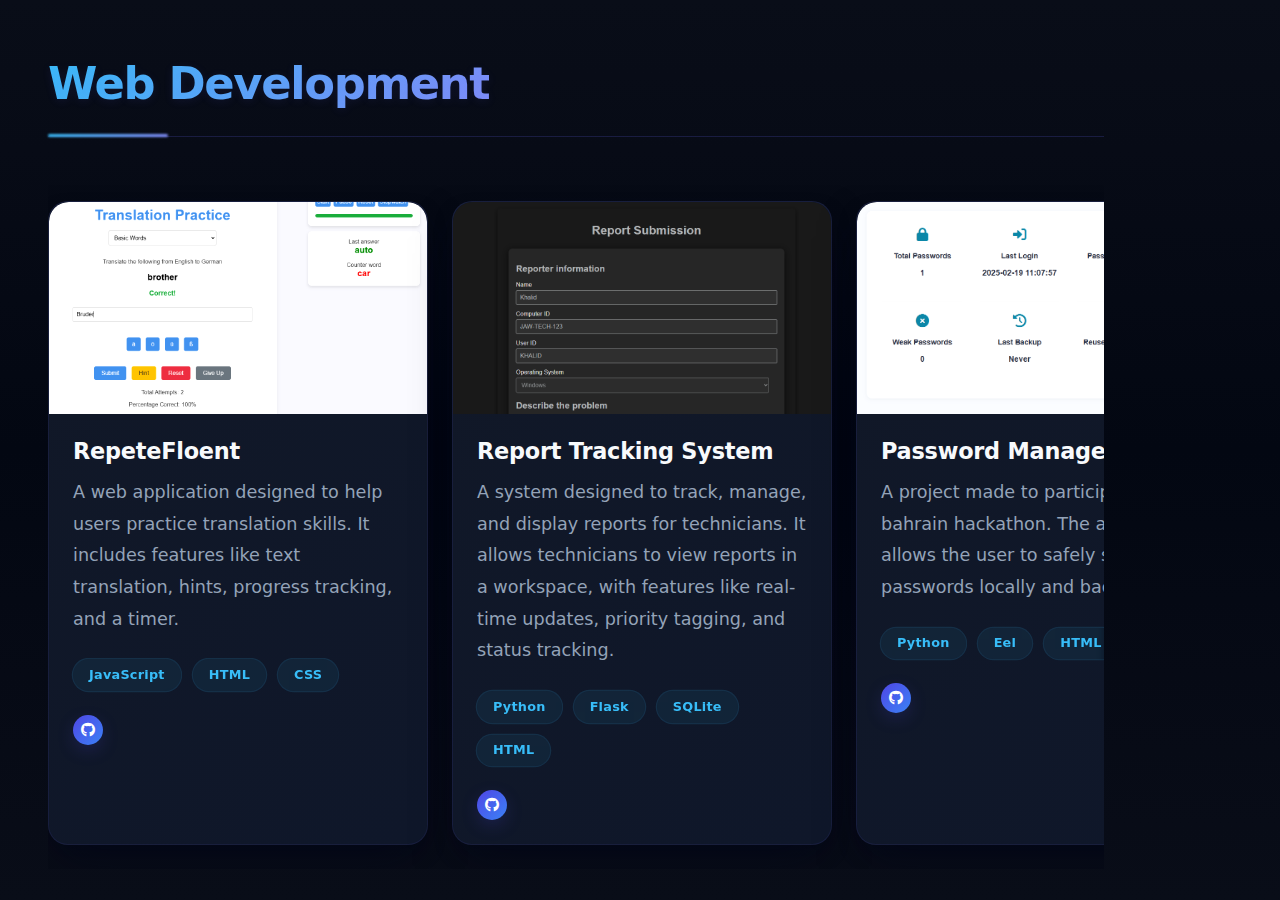
<file: index.html>
<!DOCTYPE html>
<html lang="en">
  <head>
    <meta charset="UTF-8" />
    <meta name="viewport" content="width=device-width, initial-scale=1.0" /><link rel="stylesheet" href="https://cdnjs.cloudflare.com/ajax/libs/font-awesome/5.15.4/css/all.min.css">
    <title>Projects</title>
    <link rel="stylesheet" type="text/css" media="screen" href="main.css" />
  </head>
  <body>
      <div
        id="page"
      ></div>
    </div>
    <script src="main.js"></script>
  </body>
</html>
</file>
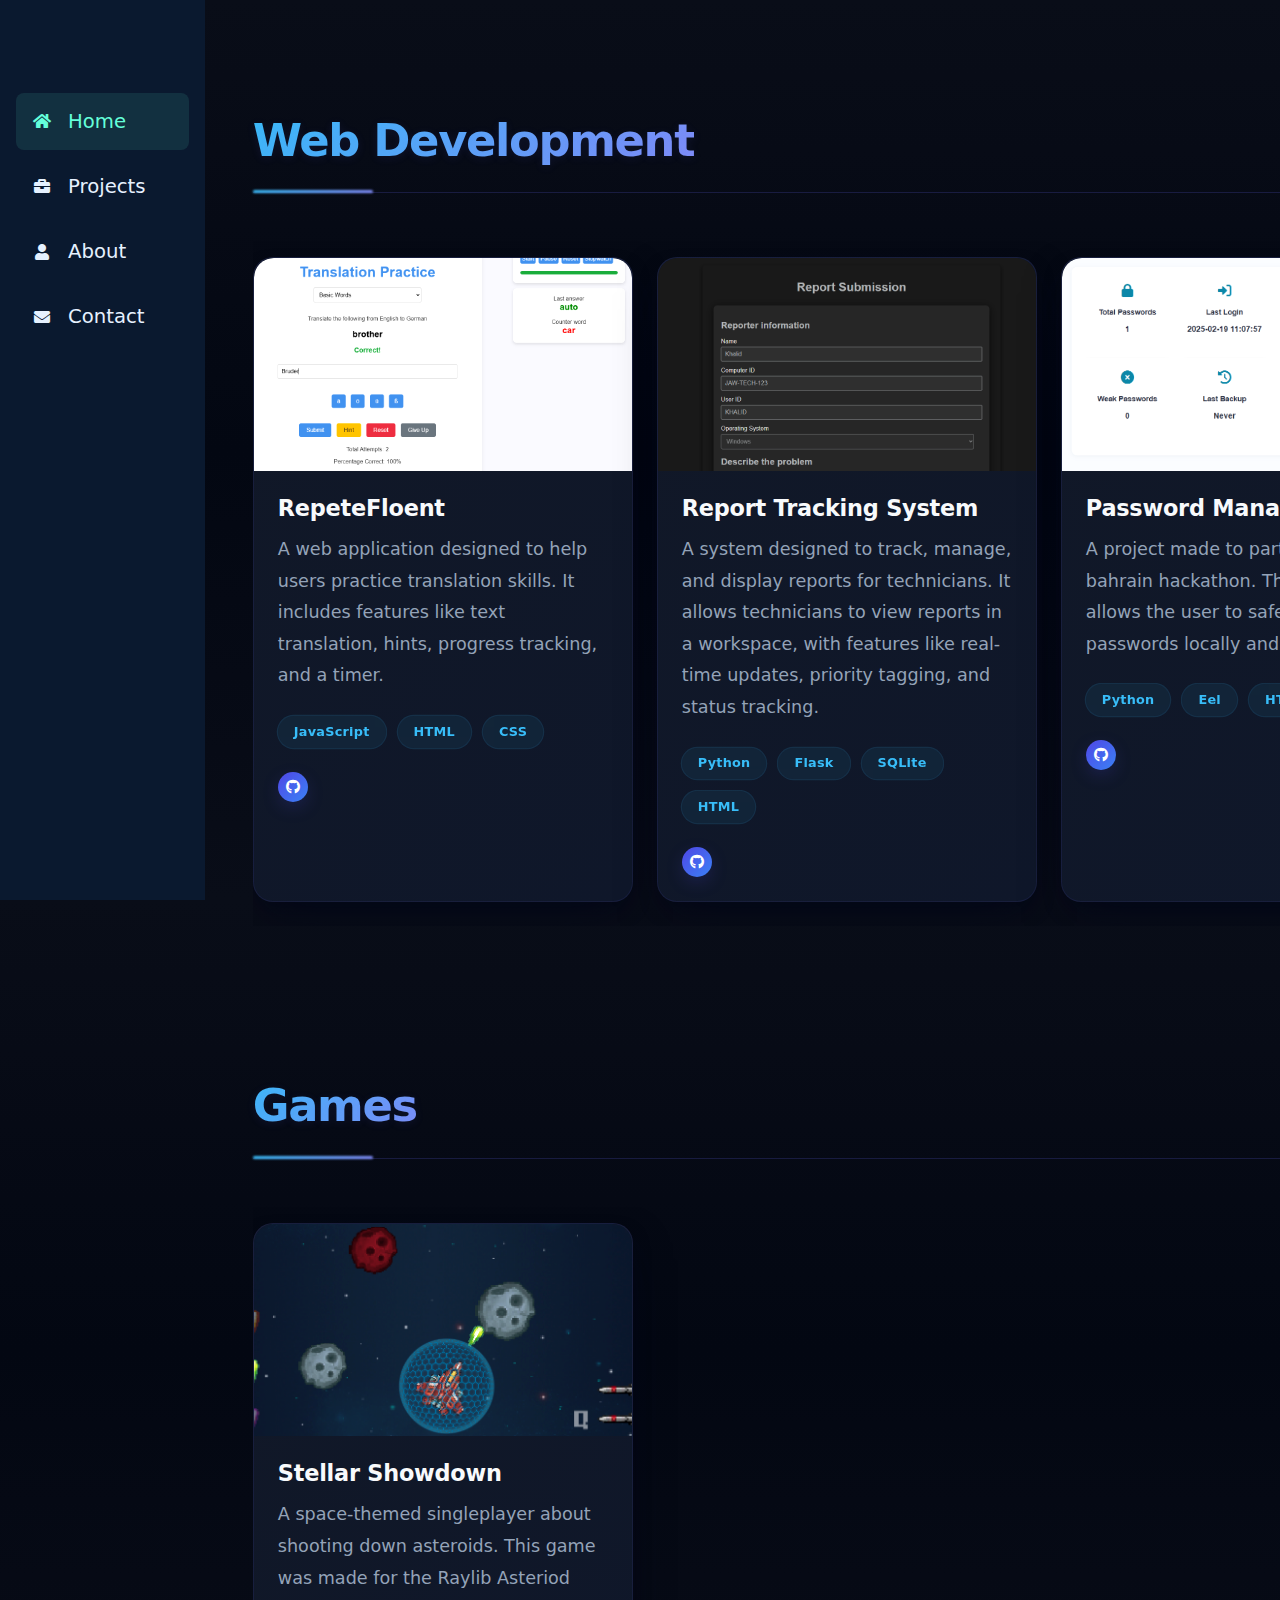
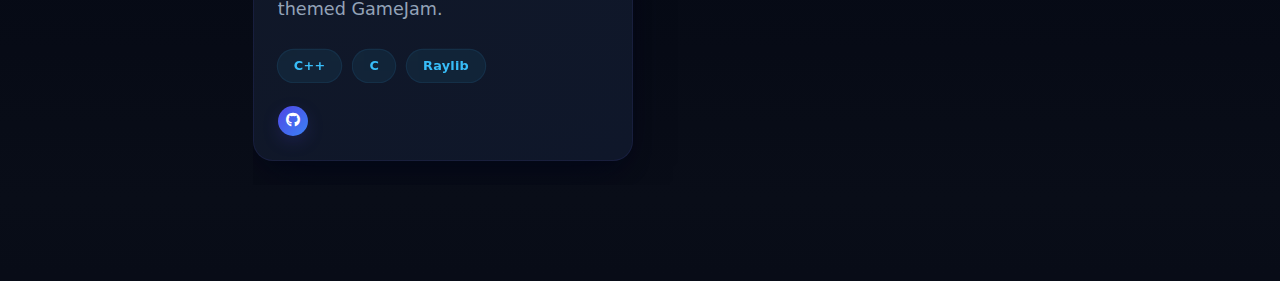
<file: projects.html>
<!DOCTYPE html>
<html lang="en">
  <head>
    <meta charset="UTF-8" />
    <meta name="viewport" content="width=device-width, initial-scale=1.0" /><link rel="stylesheet" href="https://cdnjs.cloudflare.com/ajax/libs/font-awesome/5.15.4/css/all.min.css">
    <title>Projects</title>
    <!-- <link rel="stylesheet" type="text/css" media="screen" href="main.css" /> -->
    <style>
      /* Base Reset & Foundational Styles */
*, *::before, *::after {
    box-sizing: border-box;
    margin: 0;
    padding: 0;
  }
  
  html, body {
    width: 100%;
    height: 100%;
    margin: 0;
    scroll-behavior: smooth;
  }
  
  body {
    font-family: 'Plus Jakarta Sans', 'Inter', system-ui, -apple-system, sans-serif;
    line-height: 1.6;
    -webkit-font-smoothing: antialiased;
    -moz-osx-font-smoothing: grayscale;
    text-rendering: optimizeLegibility;
  }
  
  ::-webkit-scrollbar {
    background: var(--bg-gradient);
    width: 8px;
    height: 8px;
  }
  
  ::-webkit-scrollbar-track {
    background: rgba(99, 102, 241, 0.05);
    border-radius: 8px;
  }
  
  ::-webkit-scrollbar-thumb {
    background: linear-gradient(to bottom, rgba(99, 102, 241, 0.6), rgba(56, 189, 248, 0.6));
    border-radius: 8px;
    border: 2px solid rgba(15, 23, 42, 0.8);
  }
  
  ::-webkit-scrollbar-thumb:hover {
    background: linear-gradient(to bottom, rgba(99, 102, 241, 0.8), rgba(56, 189, 248, 0.8));
  }
  
  iframe {
    position: fixed;
    border: none;
  }
  
  #page {
    margin-top: 6.3vh;
    display: flex;
    flex-direction: column;
    align-items: flex-start;
    overflow: hidden;
    width: 100%;
    height: 100%;
  }
  
  :root {
    /* Modern color palette with enhanced depth */
    --background-color: #030712;
    --bg-gradient: linear-gradient(#090d18, #030712, #090d18);
    --text-color: #f8fafc;
    --text-color-hover: #ffffff;
    --secondary-text: #94a3b8;
    --card-bg: linear-gradient(145deg, #111827, #0f172a);
    --card-bg-hover: linear-gradient(145deg, #131c33, #111827);
    --accent-color: #38bdf8;
    --accent-color-secondary: #818cf8;
    --accent-gradient: linear-gradient(135deg, #38bdf8, #818cf8);
    --button-bg: linear-gradient(135deg, #4f46e5, #3b82f6);
    --button-hover-bg: linear-gradient(135deg, #6366f1, #60a5fa);
    --tag-bg: rgba(56, 189, 248, 0.08);
    --tag-shadow: 0 0 0px 1.25px rgba(56, 189, 248, 0.15);
    --card-shadow: 0 20px 50px -15px rgba(2, 6, 23, 0.7), 0 10px 20px -5px rgba(2, 6, 23, 0.5);
    --card-hover-shadow: 0 25px 60px -10px rgba(2, 6, 23, 0.8), 0 15px 30px -5px rgba(2, 6, 23, 0.6);
    --card-border: 1px solid rgba(99, 102, 241, 0.1);
  
    /* Typography */
    --font-primary: 'Plus Jakarta Sans', 'Inter', system-ui, -apple-system, sans-serif;
    --font-size-xs: clamp(0.7rem, 2vw, 0.8rem); /* Responsive font size */
    --font-size-small: clamp(0.8rem, 2.5vw, 0.9rem);
    --font-size-base: clamp(1rem, 3vw, 1.1rem);
    --font-size-large: clamp(1.2rem, 4vw, 1.4rem);
    --font-size-xl: clamp(1.6rem, 5vw, 2.2rem);
    --font-size-2xl: clamp(2.2rem, 6vw, 2.8rem);
    --line-height-tight: 1.2;
    --line-height-normal: 1.6;
    --line-height-relaxed: 1.8;
  
    /* Spacing */
    --space-xxs: clamp(0.25rem, 1vw, 0.5rem); /* Responsive spacing */
    --space-xs: clamp(0.5rem, 1.5vw, 0.75rem);
    --space-sm: clamp(0.75rem, 2vw, 1rem);
    --space-md: clamp(1.25rem, 3vw, 1.5rem);
    --space-lg: clamp(2rem, 4vw, 3rem);
    --space-xl: clamp(3rem, 5vw, 4rem);
  
    /* Animation */
    --transition-fast: 0.2s ease;
    --transition-normal: 0.3s cubic-bezier(0.25, 0.8, 0.25, 1);
    --transition-smooth: 0.4s cubic-bezier(0.2, 0.8, 0.2, 1);
    --transition-bounce: 0.5s cubic-bezier(0.19, 1, 0.22, 1);
  }
  
  /* Enhanced Global Styles */
  body {
    background: var(--bg-gradient);
    color: var(--text-color);
    min-height: 100vh;
  }
  
  #row-container {
    width: 100%; /* Adjusted for smaller screens */
    margin-left: 16vw;
    /* margin-left: 16vw; */
    padding: var(--space-lg);
    animation: fadeInUp 0.8s var(--transition-bounce) both;
    position: relative;
    z-index: 1;
  }
  
  @keyframes fadeInUp {
    from { opacity: 0; transform: translateY(30px); }
    to { opacity: 1; transform: translateY(0); }
  }
  
  .row-header {
    display: flex;
    justify-content: space-between;
    align-items: flex-end;
    margin-bottom: var(--space-lg);
    padding-bottom: var(--space-sm);
    border-bottom: 1px solid rgba(99, 102, 241, 0.2);
    position: relative;
  }
  
  .row-header::after {
    content: '';
    position: absolute;
    bottom: -1px;
    left: 0;
    width: 120px;
    height: 3px;
    background: var(--accent-gradient);
    border-radius: 3px;
    filter: blur(1px);
    animation: glowPulse 3s infinite alternate;
  }
  
  @keyframes glowPulse {
    0% { opacity: 0.7; filter: blur(1px); }
    100% { opacity: 1; filter: blur(0.5px); }
  }
  
  .row-title {
    font-size: var(--font-size-2xl);
    font-weight: 800;
    background: var(--accent-gradient);
    -webkit-background-clip: text;
    background-clip: text;
    color: transparent;
    letter-spacing: -0.03em;
    position: relative;
    text-shadow: 0 2px 10px rgba(99, 102, 241, 0.1);
  }
  
  .row-title span {
    display: inline-block;
    animation: wordFloat 1s var(--transition-bounce) forwards;
    opacity: 0;
    transform: translateY(20px);
    animation-delay: calc(0.1s * var(--word-index, 0));
  }
  
  @keyframes wordFloat {
    to { opacity: 1; transform: translateY(0); }
  }
  
  /* Enhanced Row and Card Styles */
  .row {
    display: flex;
    gap: var(--space-md);
    padding: var(--space-sm) 0;
    overflow-x: auto;
    scroll-behavior: smooth;
    padding-bottom: var(--space-md);
    margin-bottom: var(--space-lg);
    -webkit-overflow-scrolling: touch;
  }
  
  .card {
    flex: 0 0 clamp(300px, 30vw, 380px); /* Responsive card width */
    min-height: clamp(300px, 40vh, 360px); /* Responsive card height */
    background: var(--card-bg);
    border-radius: 20px;
    box-shadow: var(--card-shadow);
    transition: all var(--transition-smooth);
    position: relative;
    overflow: hidden;
    border: var(--card-border);
    animation: cardAppear 0.8s var(--transition-bounce) both;
    animation-delay: calc(0.1s * var(--card-index, 0));
    display: flex;
    flex-direction: column;
  }
  
  .card:hover {
    transform: scale(1.05); /* Reduced scale for better responsiveness */
  }
  
  @keyframes cardAppear {
    0% { opacity: 0; transform: translateY(30px) scale(0.95); }
    100% { opacity: 1; transform: translateY(0) scale(1); }
  }
  
  .card::before {
    content: '';
    position: absolute;
    top: 0;
    left: 0;
    width: 100%;
    height: 100%;
    background: linear-gradient(145deg, rgba(56, 189, 248, 0.1), transparent);
    opacity: 0;
    transition: opacity var(--transition-normal);
    z-index: 1;
  }
  
  .card::after {
    content: '';
    position: absolute;
    inset: -1px;
    border-radius: 20px;
    padding: 1px;
    background: linear-gradient(145deg, rgba(99, 102, 241, 0.3), transparent);
    -webkit-mask: linear-gradient(#fff 0 0) content-box, linear-gradient(#fff 0 0);
    mask: linear-gradient(#fff 0 0) content-box, linear-gradient(#fff 0 0);
    -webkit-mask-composite: xor;
    mask-composite: exclude;
    opacity: 0;
    transition: opacity var(--transition-normal);
  }
  
  .card:hover::before {
    opacity: 1;
  }
  
  .card:hover::after {
    opacity: 1;
  }
  
  .card img {
    width: 100%;
    aspect-ratio: 16/9;
    object-fit: cover;
    border-radius: 20px 20px 0 0;
    filter: saturate(1.1) contrast(1.05);
    transition: all var(--transition-smooth);
  }
  
  .card:hover img {
    filter: saturate(1.3) contrast(1.1) brightness(1.05);
    transform: scale(1.025);
  }
  
  .card-content {
    padding: var(--space-md);
    flex: 1;
    display: flex;
    flex-direction: column;
    position: relative;
    z-index: 2;
  }
  
  .card-title {
    cursor: pointer;
    font-size: var(--font-size-large);
    font-weight: 700;
    color: var(--text-color);
    margin-bottom: var(--space-xs);
    transition: all var(--transition-normal);
    position: relative;
    display: inline-block;
    letter-spacing: -0.01em;
    line-height: var(--line-height-tight);
  }
  
  .card:hover .card-title {
    color: var(--text-color-hover);
    transform: translateX(4px);
  }
  
  .card-title::after {
    content: '';
    position: absolute;
    bottom: -4px;
    left: 0;
    width: 0;
    height: 2px;
    background: var(--accent-gradient);
    transition: width var(--transition-normal);
    border-radius: 2px;
  }
  
  .card:hover .card-title::after {
    width: 100%;
  }
  
  .card-description {
    font-size: var(--font-size-base);
    color: var(--secondary-text);
    margin-bottom: var(--space-md);
    line-height: var(--line-height-relaxed);
    transition: color var(--transition-normal);
  }
  
  .card:hover .card-description {
    color: rgba(248, 250, 252, 0.8);
  }
  
  .card-tags {
    display: flex;
    gap: var(--space-xs);
    flex-wrap: wrap;
    margin-bottom: var(--space-md);
    margin-top: auto;
  }
  
  .tag {
    cursor: pointer;
    font-size: var(--font-size-xs);
    color: var(--accent-color);
    background-color: var(--tag-bg);
    border-radius: 30px;
    padding: 0.35rem 1rem;
    box-shadow: var(--tag-shadow);
    transition: all var(--transition-normal);
    font-weight: 600;
    letter-spacing: 0.02em;
    position: relative;
    overflow: hidden;
    backdrop-filter: blur(4px);
    -webkit-backdrop-filter: blur(4px);
  }
  
  .tag::before {
    content: '';
    position: absolute;
    top: 0;
    left: 0;
    width: 100%;
    height: 100%;
    background: linear-gradient(90deg, transparent, rgba(255, 255, 255, 0.1), transparent);
    transform: translateX(-100%);
    transition: transform 0.6s;
  }
  
  .tag:hover {
    background-color: rgba(56, 189, 248, 0.15);
    transform: translateY(-3px) scale(1.05);
    box-shadow: 0 5px 15px rgba(56, 189, 248, 0.2);
    color: rgba(255, 255, 255, 0.95);
  }
  
  .tag:hover::before {
    transform: translateX(100%);
  }
  
  /* Enhanced Button Styles */
  .source-button {
    background: var(--button-bg);
    color: white;
    border: none;
    border-radius: 30px;
    padding: 0.6rem 0.6rem;
    padding-left: 0.5rem;
    max-width: 30px;
    max-height: 30px;
    font-size: var(--font-size-small);
    font-weight: 600;
    cursor: pointer;
    transition: all var(--transition-normal);
    display: inline-flex;
    align-items: center;
    gap: 0.5rem;
    box-shadow: 0 6px 20px -5px rgba(79, 70, 229, 0.4);
    letter-spacing: 0.02em;
    overflow: hidden;
    z-index: 1;
  }
  
  .source-button:hover {
    content: 'source';
    padding-right: 5.5rem;
  }
  
  .source-button::after {
    content: '';
    position: absolute;
    width: 30px;
    height: 100%;
    top: 0;
    left: -100px;
    background: linear-gradient(90deg, transparent, rgba(255, 255, 255, 0.3), transparent);
    animation-play-state: paused;
  }
  
  .source-button:hover {
    box-shadow: 0 10px 25px -5px rgba(99, 102, 241, 0.5);
  }
  
  .source-button:hover::before {
    opacity: 1;
  }
  
  .source-button:hover::after {
    animation-play-state: running;
  }
  
  .source-button:active {
    transform: translateY(-2px);
    box-shadow: 0 6px 15px -2px rgba(99, 102, 241, 0.5);
  }
  
  .row:focus-within .card {
    transform: translateX(-25%);
  }

  .navbar {
    visibility: hidden;
    width: 100%;
    height: 61px;
    border: none;
    z-index: 99;
    box-shadow: 0 0px 12px rgba(0, 0, 0, 0.3);
  }

  .sidebar {
    width: 16vw; height: 100%; border: none; z-index: 98
  }

@media (max-width: 768px) {
  /* Adjust the row container for smaller screens */
  #row-container {
    width: 100%;
    margin-left: 0;
    margin-top: 4vh;
    padding: var(--space-md);
  }

  /* Adjust the row header for smaller screens */
  .row-header {
    flex-direction: column;
    align-items: flex-start;
    margin-bottom: var(--space-md);
  }

  .row-header::after {
    width: 80px;
  }

  /* Adjust the row title for smaller screens */
  .row-title {
    font-size: var(--font-size-xl);
  }

  /* Adjust the row and card layout for smaller screens */
  .row {
    flex-direction: column;
    gap: var(--space-sm);
    padding-bottom: var(--space-sm);
  }

  .card {
    flex: 0 0 100%;
    min-height: auto;
    margin-bottom: var(--space-md);
  }

  /* Adjust card hover effects for smaller screens */
  .card:hover {
    transform: scale(1.02);
  }

  /* Adjust card image for smaller screens */
  .card img {
    aspect-ratio: 16/9;
  }

  /* Adjust card content for smaller screens */
  .card-content {
    padding: var(--space-sm);
  }

  /* Adjust card title for smaller screens */
  .card-title {
    font-size: var(--font-size-large);
  }

  /* Adjust card description for smaller screens */
  .card-description {
    font-size: var(--font-size-small);
  }

  /* Adjust tag styles for smaller screens */
  .tag {
    font-size: var(--font-size-xs);
    padding: 0.25rem 0.75rem;
  }

  /* Adjust button styles for smaller screens */
  .source-button {
    padding: 0.5rem 0.5rem;
    max-width: 25px;
    max-height: 25px;
  }

  .source-button:hover {
    padding-right: 4.5rem;
  }

  /* Adjust navbar and sidebar for smaller screens */
  .navbar {
    visibility:visible;
  }

  .sidebar {
    visibility: hidden;
    width: 100%;
    height: auto;
    position: fixed;
    bottom: 0;
    left: 0;
    z-index: 99;
  }
}
    </style>
  </head>
  <body>
    <div
      class="projects-container"
      style="display: flex; width: 100%; overflow: hidden"
    >
      <iframe
        src="sidebar.html"
        class="sidebar"
      ></iframe>
      <div
        id="page"
      ></div>
    </div>
    <script src="main.js"></script>
  </body>
</html>
</file>
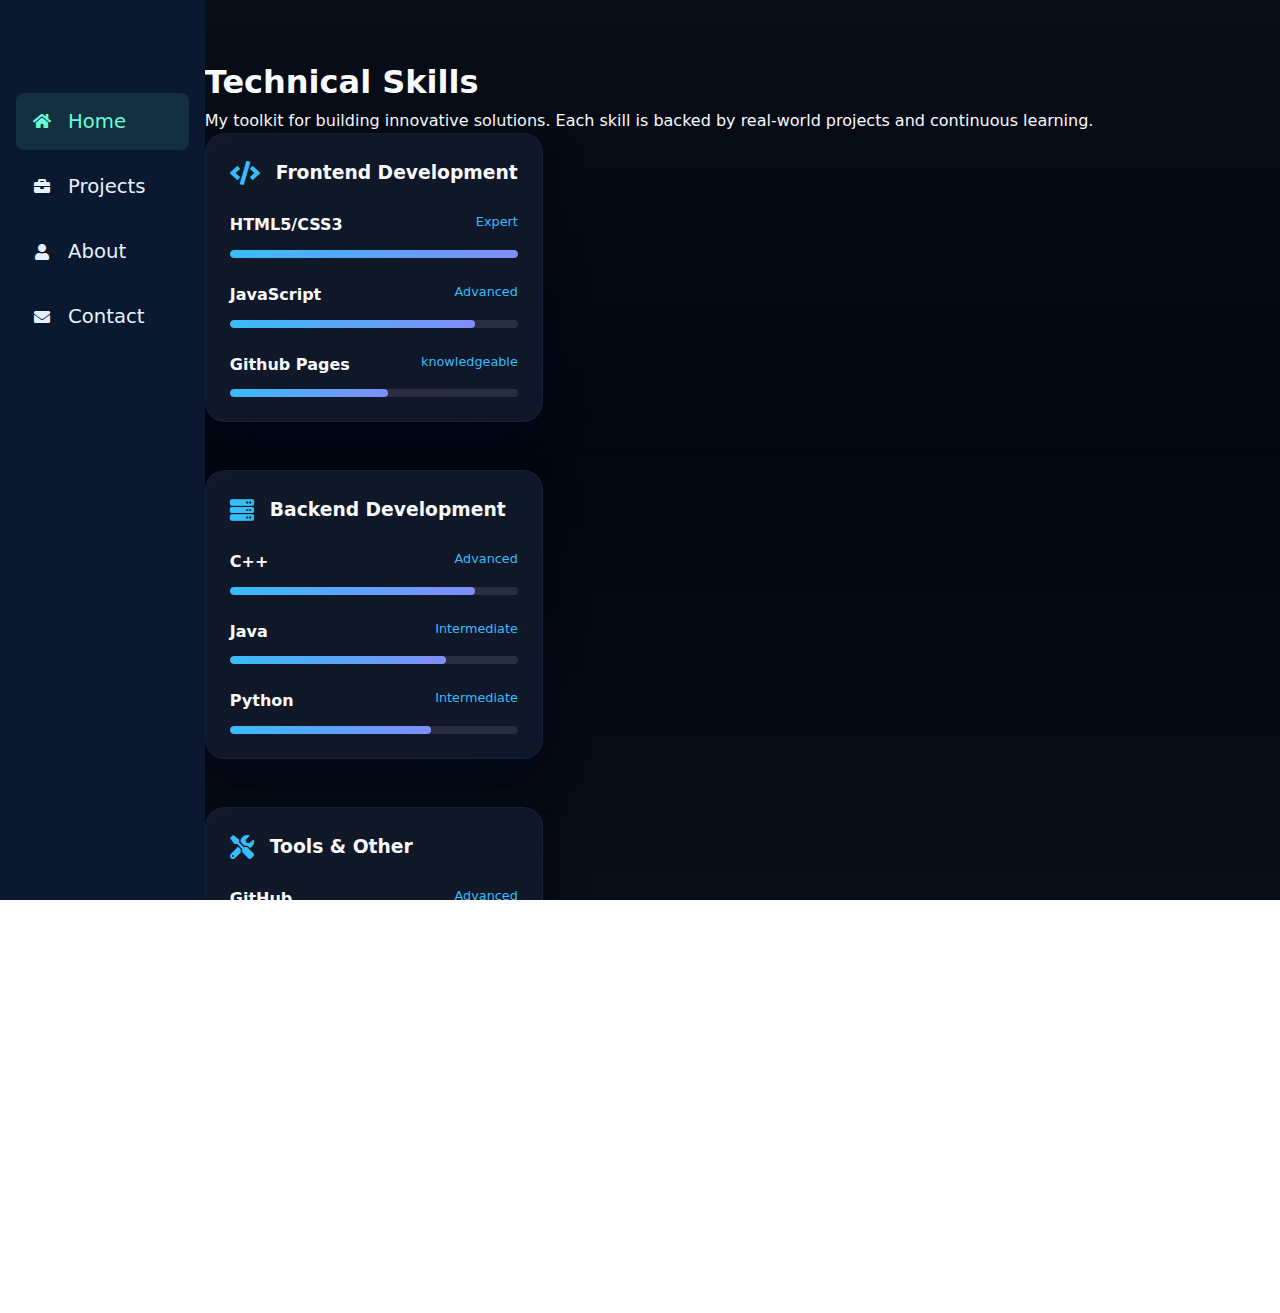
<file: skills.html>
<!DOCTYPE html>
<html lang="en">
<head>
  <meta charset="UTF-8" />
  <meta name="viewport" content="width=device-width, initial-scale=1.0" />
  <title>Skills</title>
  <link rel="stylesheet" href="https://cdnjs.cloudflare.com/ajax/libs/font-awesome/5.15.4/css/all.min.css">
  <link rel="stylesheet" href="main.css">
  <style>
    /* ===== Skills Page Specific Styles ===== */
.skills-hero-content {
  flex: 1;
  padding-right: var(--space-lg);
}

.skills-icon-placeholder {
  width: 280px;
  height: 280px;
  border-radius: 50%;
  background: var(--card-bg);
  border: 3px solid var(--accent-color);
  box-shadow: var(--card-shadow);
  display: flex;
  align-items: center;
  justify-content: center;
  font-size: 6rem;
  color: var(--accent-color);
}

.skills-categories {
  display: grid;
  grid-template-columns: repeat(auto-fit, minmax(300px, 1fr));
  gap: var(--space-lg);
}

.skill-category-card {
  background: var(--card-bg);
  border-radius: 20px;
  padding: var(--space-md);
  box-shadow: var(--card-shadow);
  border: var(--card-border);
  transition: all var(--transition-smooth);
}

.skill-category-card:hover {
  transform: translateY(-5px);
  box-shadow: var(--card-hover-shadow);
}

.category-header {
  display: flex;
  align-items: center;
  gap: var(--space-sm);
  margin-bottom: var(--space-md);
}

.category-icon {
  font-size: 1.5rem;
  color: var(--accent-color);
}

.skills-list {
  display: flex;
  flex-direction: column;
  gap: var(--space-md);
}

.skill-item {
  width: 100%;
}

.skill-info {
  display: flex;
  justify-content: space-between;
  margin-bottom: var(--space-xs);
}

.skill-name {
  font-weight: 600;
}

.skill-level {
  color: var(--accent-color);
  font-size: 0.8rem;
}

.skill-bar {
  width: 100%;
  height: 8px;
  background: rgba(255, 255, 255, 0.1);
  border-radius: 4px;
  overflow: hidden;
}

.skill-progress {
  height: 100%;
  border-radius: 4px;
}

.tags-cloud {
  display: flex;
  flex-wrap: wrap;
  gap: var(--space-sm);
  justify-content: center;
  max-width: 800px;
  margin: 0 auto;
}

.tags-cloud .tag {
  font-size: 1rem;
  padding: 0.5rem 1rem;
  transition: all var(--transition-normal);
}

.tags-cloud .tag:hover {
  transform: scale(1.1);
  box-shadow: 0 0 15px rgba(56, 189, 248, 0.3);
}

#page {
  margin-top: 6.3vh;
  margin-left: 16vw;
  display: flex;
  flex-direction: column;
  align-items: flex-start;
  overflow: hidden;
  width: 100%;
  height: 100%;
}

/* Responsive Adjustments */
@media (max-width: 768px) {
  .skills-hero-content {
    padding-right: 0;
    text-align: center;
  }
  
  .skills-icon-placeholder {
    width: 200px;
    height: 200px;
    font-size: 4rem;
    margin-top: var(--space-md);
  }

  
}
  </style>
</head>
<body>
  
  <div class="projects-container"       style="display: flex; width: 100%; overflow: hidden"
  >
    <iframe src="sidebar.html" class="sidebar"></iframe>
    
    <div id="page">
      <!-- Skills Hero Section -->
      <section id="skills-hero" class="portfolio-section" style="opacity: 1;">
        <div class="skills-hero-content">
          <h1 class="hero-title">Technical <span class="accent-text">Skills</span></h1>
          <p class="hero-description">
            My toolkit for building innovative solutions. Each skill is backed by real-world projects
            and continuous learning.
          </p>
        </div>
      </section>

      <!-- Skills Matrix Section -->
      <section id="skills-matrix" class="portfolio-section" style="opacity: 1;">
        <div class="section-header">
          <div class="section-divider"></div>
        </div>
        
        <div class="skills-categories">
          <!-- Frontend Skills -->
          <div class="skill-category-card">
            <div class="category-header">
              <i class="fas fa-code category-icon"></i>
              <h3>Frontend Development</h3>
            </div>
            <div class="skills-list">
              <div class="skill-item">
                <div class="skill-info">
                  <span class="skill-name">HTML5/CSS3</span>
                  <span class="skill-level">Expert</span>
                </div>
                <div class="skill-bar">
                  <div class="skill-progress" style="width: 100%; background: var(--accent-gradient);"></div>
                </div>
              </div>
              
              <div class="skill-item">
                <div class="skill-info">
                  <span class="skill-name">JavaScript</span>
                  <span class="skill-level">Advanced</span>
                </div>
                <div class="skill-bar">
                  <div class="skill-progress" style="width: 85%; background: var(--accent-gradient);"></div>
                </div>
              </div>
              
              <div class="skill-item">
                <div class="skill-info">
                  <span class="skill-name">Github Pages</span>
                  <span class="skill-level">knowledgeable</span>
                </div>
                <div class="skill-bar">
                  <div class="skill-progress" style="width: 55%; background: var(--accent-gradient);"></div>
                </div>
              </div>
            </div>
          </div>
          
          <!-- Backend Skills -->
          <div class="skill-category-card">
            <div class="category-header">
              <i class="fas fa-server category-icon"></i>
              <h3>Backend Development</h3>
            </div>
            <div class="skills-list">
              <div class="skill-item">
                <div class="skill-info">
                  <span class="skill-name">C++</span>
                  <span class="skill-level">Advanced</span>
                </div>
                <div class="skill-bar">
                  <div class="skill-progress" style="width: 85%; background: var(--accent-gradient);"></div>
                </div>
              </div>
              
              <div class="skill-item">
                <div class="skill-info">
                  <span class="skill-name">Java</span>
                  <span class="skill-level">Intermediate</span>
                </div>
                <div class="skill-bar">
                  <div class="skill-progress" style="width: 75%; background: var(--accent-gradient);"></div>
                </div>
              </div>
              
              <div class="skill-item">
                <div class="skill-info">
                  <span class="skill-name">Python</span>
                  <span class="skill-level">Intermediate</span>
                </div>
                <div class="skill-bar">
                  <div class="skill-progress" style="width: 70%; background: var(--accent-gradient);"></div>
                </div>
              </div>
            </div>
          </div>
          
          <!-- Tools & Other -->
          <div class="skill-category-card">
            <div class="category-header">
              <i class="fas fa-tools category-icon"></i>
              <h3>Tools & Other</h3>
            </div>
            <div class="skills-list">
              <div class="skill-item">
                <div class="skill-info">
                  <span class="skill-name">GitHub</span>
                  <span class="skill-level">Advanced</span>
                </div>
                <div class="skill-bar">
                  <div class="skill-progress" style="width: 85%; background: var(--accent-gradient);"></div>
                </div>
              </div>
              
              <div class="skill-item">
                <div class="skill-info">
                  <span class="skill-name">Artificial Intelligence</span>
                  <span class="skill-level">Advanced</span>
                </div>
                <div class="skill-bar">
                  <div class="skill-progress" style="width: 90%; background: var(--accent-gradient);"></div>
                </div>
              </div>
              
              <div class="skill-item">
                <div class="skill-info">
                  <span class="skill-name">SQL</span>
                  <span class="skill-level">Expert</span>
                </div>
                <div class="skill-bar">
                  <div class="skill-progress" style="width: 125%; background: var(--accent-gradient);"></div>
                </div>
              </div>
            </div>
          </div>
        </div>
      </section>

      <!-- Skill Tags Cloud -->
      <section id="skills-cloud" class="portfolio-section" style="opacity: 1;">
        <div class="section-header">
          <h2 class="section-title">Technologies I Work With</h2>
          <div class="section-divider"></div>
        </div>
        
        <div class="tags-cloud">
          <span class="tag">Firebase</span>
          <span class="tag">Github</span>
          <span class="tag">SQLite</span>
          <span class="tag">AI</span>
          <span class="tag">Visual Studio</span>
          <span class="tag">Cursor</span>
        </div>
      </section>
      <section id="skills-cloud" class="portfolio-section" style="opacity: 1;">
        <div class="section-header">
          <h2 class="section-title">Languages I Work With</h2>
          <div class="section-divider"></div>
        </div>
        
        <div class="tags-cloud">
          <span class="tag">C++</span>
          <span class="tag">C#</span>
          <span class="tag">C</span>
          <span class="tag">JavaScript</span>
          <span class="tag">Json</span>
          <span class="tag">MySQL</span>
          <span class="tag">Java</span>
          <span class="tag">Python</span>
          <span class="tag">Assembly</span>
          <span class="tag">Lua</span>
          <span class="tag">Visual Basic</span>
          <span class="tag">Typescript</span>
          <span class="tag">HTML/CSS</span>
          <span class="tag">Firebase</span>
        </div>
      </section>
    </div>
  </div>
</body>
</html>
</file>
<file: main.css>
/* Base Reset & Foundational Styles */
*, *::before, *::after {
    box-sizing: border-box;
    margin: 0;
    padding: 0;
  }
  
  html, body {
    width: 100%;
    height: 100%;
    margin: 0;
    overflow: hidden;
  }
  
  body {
    font-family: 'Plus Jakarta Sans', 'Inter', system-ui, -apple-system, sans-serif;
    line-height: 1.6;
    -webkit-font-smoothing: antialiased;
    -moz-osx-font-smoothing: grayscale;
    text-rendering: optimizeLegibility;
  }
  
  ::-webkit-scrollbar {
    background: var(--bg-gradient);
    width: 8px;
    height: 8px;
  }
  
  ::-webkit-scrollbar-track {
    background: rgba(99, 102, 241, 0.05);
    border-radius: 8px;
  }
  
  ::-webkit-scrollbar-thumb {
    background: linear-gradient(to bottom, rgba(99, 102, 241, 0.6), rgba(56, 189, 248, 0.6));
    border-radius: 8px;
    border: 2px solid rgba(15, 23, 42, 0.8);
  }
  
  ::-webkit-scrollbar-thumb:hover {
    background: linear-gradient(to bottom, rgba(99, 102, 241, 0.8), rgba(56, 189, 248, 0.8));
  }
  
  iframe {
    position: fixed;
    border: none;
  }
  
  #page {
    display: flex;
    flex-direction: column;
    align-items: flex-start;
    overflow:auto;
    width: 100%;
    height: 100%;
  }
  
  :root {
    /* Modern color palette with enhanced depth */
    --background-color: #030712;
    --bg-gradient: linear-gradient(#090d18, #030712, #090d18);
    --text-color: #f8fafc;
    --text-color-hover: #ffffff;
    --secondary-text: #94a3b8;
    --card-bg: linear-gradient(145deg, #111827, #0f172a);
    --card-bg-hover: linear-gradient(145deg, #131c33, #111827);
    --accent-color: #38bdf8;
    --accent-color-secondary: #818cf8;
    --accent-gradient: linear-gradient(135deg, #38bdf8, #818cf8);
    --button-bg: linear-gradient(135deg, #4f46e5, #3b82f6);
    --button-hover-bg: linear-gradient(135deg, #6366f1, #60a5fa);
    --tag-bg: rgba(56, 189, 248, 0.08);
    --tag-shadow: 0 0 0px 1.25px rgba(56, 189, 248, 0.15);
    --card-shadow: 0 20px 50px -15px rgba(2, 6, 23, 0.7), 0 10px 20px -5px rgba(2, 6, 23, 0.5);
    --card-hover-shadow: 0 25px 60px -10px rgba(2, 6, 23, 0.8), 0 15px 30px -5px rgba(2, 6, 23, 0.6);
    --card-border: 1px solid rgba(99, 102, 241, 0.1);
  
    /* Typography */
    --font-primary: 'Plus Jakarta Sans', 'Inter', system-ui, -apple-system, sans-serif;
    --font-size-xs: clamp(0.7rem, 2vw, 0.8rem); /* Responsive font size */
    --font-size-small: clamp(0.8rem, 2.5vw, 0.9rem);
    --font-size-base: clamp(1rem, 3vw, 1.1rem);
    --font-size-large: clamp(1.2rem, 4vw, 1.4rem);
    --font-size-xl: clamp(1.6rem, 5vw, 2.2rem);
    --font-size-2xl: clamp(2.2rem, 6vw, 2.8rem);
    --line-height-tight: 1.2;
    --line-height-normal: 1.6;
    --line-height-relaxed: 1.8;
  
    /* Spacing */
    --space-xxs: clamp(0.25rem, 1vw, 0.5rem); /* Responsive spacing */
    --space-xs: clamp(0.5rem, 1.5vw, 0.75rem);
    --space-sm: clamp(0.75rem, 2vw, 1rem);
    --space-md: clamp(1.25rem, 3vw, 1.5rem);
    --space-lg: clamp(2rem, 4vw, 3rem);
    --space-xl: clamp(3rem, 5vw, 4rem);
  
    /* Animation */
    --transition-fast: 0.2s ease;
    --transition-normal: 0.3s cubic-bezier(0.25, 0.8, 0.25, 1);
    --transition-smooth: 0.4s cubic-bezier(0.2, 0.8, 0.2, 1);
    --transition-bounce: 0.5s cubic-bezier(0.19, 1, 0.22, 1);
  }
  
  /* Enhanced Global Styles */
  body {
    background: var(--bg-gradient);
    color: var(--text-color);
    min-height: 100vh;
  }
  
  #row-container {
    width: 90%; /* Adjusted for smaller screens */
    margin: 0 0; /* Center the container */
    padding: var(--space-lg);
    max-width: 1400px;
    animation: fadeInUp 0.8s var(--transition-bounce) both;
    position: relative;
    z-index: 1;
  }
  
  @keyframes fadeInUp {
    from { opacity: 0; transform: translateY(30px); }
    to { opacity: 1; transform: translateY(0); }
  }
  
  .row-header {
    display: flex;
    justify-content: space-between;
    align-items: flex-end;
    margin-bottom: var(--space-lg);
    padding-bottom: var(--space-sm);
    border-bottom: 1px solid rgba(99, 102, 241, 0.2);
    position: relative;
  }
  
  .row-header::after {
    content: '';
    position: absolute;
    bottom: -1px;
    left: 0;
    width: 120px;
    height: 3px;
    background: var(--accent-gradient);
    border-radius: 3px;
    filter: blur(1px);
    animation: glowPulse 3s infinite alternate;
  }
  
  @keyframes glowPulse {
    0% { opacity: 0.7; filter: blur(1px); }
    100% { opacity: 1; filter: blur(0.5px); }
  }
  
  .row-title {
    font-size: var(--font-size-2xl);
    font-weight: 800;
    background: var(--accent-gradient);
    -webkit-background-clip: text;
    background-clip: text;
    color: transparent;
    letter-spacing: -0.03em;
    position: relative;
    text-shadow: 0 2px 10px rgba(99, 102, 241, 0.1);
  }
  
  .row-title span {
    display: inline-block;
    animation: wordFloat 1s var(--transition-bounce) forwards;
    opacity: 0;
    transform: translateY(20px);
    animation-delay: calc(0.1s * var(--word-index, 0));
  }
  
  @keyframes wordFloat {
    to { opacity: 1; transform: translateY(0); }
  }
  
  /* Enhanced Row and Card Styles */
  .row {
    display: flex;
    gap: var(--space-md);
    padding: var(--space-sm) 0;
    overflow-x: auto;
    scroll-behavior: smooth;
    padding-bottom: var(--space-md);
    margin-bottom: var(--space-lg);
    -webkit-overflow-scrolling: touch;
  }
  
  .card {
    flex: 0 0 clamp(300px, 30vw, 380px); /* Responsive card width */
    min-height: clamp(300px, 40vh, 360px); /* Responsive card height */
    background: var(--card-bg);
    border-radius: 20px;
    box-shadow: var(--card-shadow);
    transition: all var(--transition-smooth);
    position: relative;
    overflow: hidden;
    border: var(--card-border);
    animation: cardAppear 0.8s var(--transition-bounce) both;
    animation-delay: calc(0.1s * var(--card-index, 0));
    display: flex;
    flex-direction: column;
  }
  
  .card:hover {
    transform: scale(1.05); /* Reduced scale for better responsiveness */
  }
  
  @keyframes cardAppear {
    0% { opacity: 0; transform: translateY(30px) scale(0.95); }
    100% { opacity: 1; transform: translateY(0) scale(1); }
  }
  
  .card::before {
    content: '';
    position: absolute;
    top: 0;
    left: 0;
    width: 100%;
    height: 100%;
    background: linear-gradient(145deg, rgba(56, 189, 248, 0.1), transparent);
    opacity: 0;
    transition: opacity var(--transition-normal);
    z-index: 1;
  }
  
  .card::after {
    content: '';
    position: absolute;
    inset: -1px;
    border-radius: 20px;
    padding: 1px;
    background: linear-gradient(145deg, rgba(99, 102, 241, 0.3), transparent);
    -webkit-mask: linear-gradient(#fff 0 0) content-box, linear-gradient(#fff 0 0);
    mask: linear-gradient(#fff 0 0) content-box, linear-gradient(#fff 0 0);
    -webkit-mask-composite: xor;
    mask-composite: exclude;
    opacity: 0;
    transition: opacity var(--transition-normal);
  }
  
  .card:hover::before {
    opacity: 1;
  }
  
  .card:hover::after {
    opacity: 1;
  }
  
  .card img {
    width: 100%;
    aspect-ratio: 16/9;
    object-fit: cover;
    border-radius: 20px 20px 0 0;
    filter: saturate(1.1) contrast(1.05);
    transition: all var(--transition-smooth);
  }
  
  .card:hover img {
    filter: saturate(1.3) contrast(1.1) brightness(1.05);
    transform: scale(1.025);
  }
  
  .card-content {
    padding: var(--space-md);
    flex: 1;
    display: flex;
    flex-direction: column;
    position: relative;
    z-index: 2;
  }
  
  .card-title {
    cursor: pointer;
    font-size: var(--font-size-large);
    font-weight: 700;
    color: var(--text-color);
    margin-bottom: var(--space-xs);
    transition: all var(--transition-normal);
    position: relative;
    display: inline-block;
    letter-spacing: -0.01em;
    line-height: var(--line-height-tight);
  }
  
  .card:hover .card-title {
    color: var(--text-color-hover);
    transform: translateX(4px);
  }
  
  .card-title::after {
    content: '';
    position: absolute;
    bottom: -4px;
    left: 0;
    width: 0;
    height: 2px;
    background: var(--accent-gradient);
    transition: width var(--transition-normal);
    border-radius: 2px;
  }
  
  .card:hover .card-title::after {
    width: 100%;
  }
  
  .card-description {
    font-size: var(--font-size-base);
    color: var(--secondary-text);
    margin-bottom: var(--space-md);
    line-height: var(--line-height-relaxed);
    transition: color var(--transition-normal);
  }
  
  .card:hover .card-description {
    color: rgba(248, 250, 252, 0.8);
  }
  
  .card-tags {
    display: flex;
    gap: var(--space-xs);
    flex-wrap: wrap;
    margin-bottom: var(--space-md);
    margin-top: auto;
  }
  
  .tag {
    cursor: pointer;
    font-size: var(--font-size-xs);
    color: var(--accent-color);
    background-color: var(--tag-bg);
    border-radius: 30px;
    padding: 0.35rem 1rem;
    box-shadow: var(--tag-shadow);
    transition: all var(--transition-normal);
    font-weight: 600;
    letter-spacing: 0.02em;
    position: relative;
    overflow: hidden;
    backdrop-filter: blur(4px);
    -webkit-backdrop-filter: blur(4px);
  }
  
  .tag::before {
    content: '';
    position: absolute;
    top: 0;
    left: 0;
    width: 100%;
    height: 100%;
    background: linear-gradient(90deg, transparent, rgba(255, 255, 255, 0.1), transparent);
    transform: translateX(-100%);
    transition: transform 0.6s;
  }
  
  .tag:hover {
    background-color: rgba(56, 189, 248, 0.15);
    transform: translateY(-3px) scale(1.05);
    box-shadow: 0 5px 15px rgba(56, 189, 248, 0.2);
    color: rgba(255, 255, 255, 0.95);
  }
  
  .tag:hover::before {
    transform: translateX(100%);
  }
  
  /* Enhanced Button Styles */
  .source-button {
    background: var(--button-bg);
    color: white;
    border: none;
    border-radius: 30px;
    padding: 0.6rem 0.6rem;
    padding-left: 0.5rem;
    max-width: 30px;
    max-height: 30px;
    font-size: var(--font-size-small);
    font-weight: 600;
    cursor: pointer;
    transition: all var(--transition-normal);
    display: inline-flex;
    align-items: center;
    gap: 0.5rem;
    box-shadow: 0 6px 20px -5px rgba(79, 70, 229, 0.4);
    letter-spacing: 0.02em;
    overflow: hidden;
    z-index: 1;
  }
  
  .source-button:hover {
    content: 'source';
    padding-right: 5.5rem;
  }
  
  .source-button::after {
    content: '';
    position: absolute;
    width: 30px;
    height: 100%;
    top: 0;
    left: -100px;
    background: linear-gradient(90deg, transparent, rgba(255, 255, 255, 0.3), transparent);
    animation-play-state: paused;
  }
  
  .source-button:hover {
    box-shadow: 0 10px 25px -5px rgba(99, 102, 241, 0.5);
  }
  
  .source-button:hover::before {
    opacity: 1;
  }
  
  .source-button:hover::after {
    animation-play-state: running;
  }
  
  .source-button:active {
    transform: translateY(-2px);
    box-shadow: 0 6px 15px -2px rgba(99, 102, 241, 0.5);
  }
  
  .row:focus-within .card {
    transform: translateX(-25%);
  }

  .navbar {
    visibility: hidden;
    width: 100%;
    height: 61px;
    border: none;
    z-index: 99;
    box-shadow: 0 0px 12px rgba(0, 0, 0, 0.3);
  }

  .sidebar {
    width: 16vw; height: 100%; border: none; z-index: 98
  }

@media (max-width: 768px) {
  /* Adjust the row container for smaller screens */
  #row-container {
    width: 100%;
    margin-left: 0;
    margin-top: 4vh;
    padding: var(--space-md);
  }

  /* Adjust the row header for smaller screens */
  .row-header {
    flex-direction: column;
    align-items: flex-start;
    margin-bottom: var(--space-md);
  }

  .row-header::after {
    width: 80px;
  }

  /* Adjust the row title for smaller screens */
  .row-title {
    font-size: var(--font-size-xl);
  }

  /* Adjust the row and card layout for smaller screens */
  .row {
    flex-direction: column;
    gap: var(--space-sm);
    padding-bottom: var(--space-sm);
  }

  .card {
    flex: 0 0 100%;
    min-height: auto;
    margin-bottom: var(--space-md);
  }

  /* Adjust card hover effects for smaller screens */
  .card:hover {
    transform: scale(1.02);
  }

  /* Adjust card image for smaller screens */
  .card img {
    aspect-ratio: 16/9;
  }

  /* Adjust card content for smaller screens */
  .card-content {
    padding: var(--space-sm);
  }

  /* Adjust card title for smaller screens */
  .card-title {
    font-size: var(--font-size-large);
  }

  /* Adjust card description for smaller screens */
  .card-description {
    font-size: var(--font-size-small);
  }

  /* Adjust tag styles for smaller screens */
  .tag {
    font-size: var(--font-size-xs);
    padding: 0.25rem 0.75rem;
  }

  /* Adjust button styles for smaller screens */
  .source-button {
    padding: 0.5rem 0.5rem;
    max-width: 25px;
    max-height: 25px;
  }

  .source-button:hover {
    padding-right: 4.5rem;
  }

  /* Adjust navbar and sidebar for smaller screens */
  .navbar {
    visibility:visible;
  }

  .sidebar {
    visibility: hidden;
    width: 100%;
    height: auto;
    position: fixed;
    bottom: 0;
    left: 0;
    z-index: 99;
  }
}
</file>
